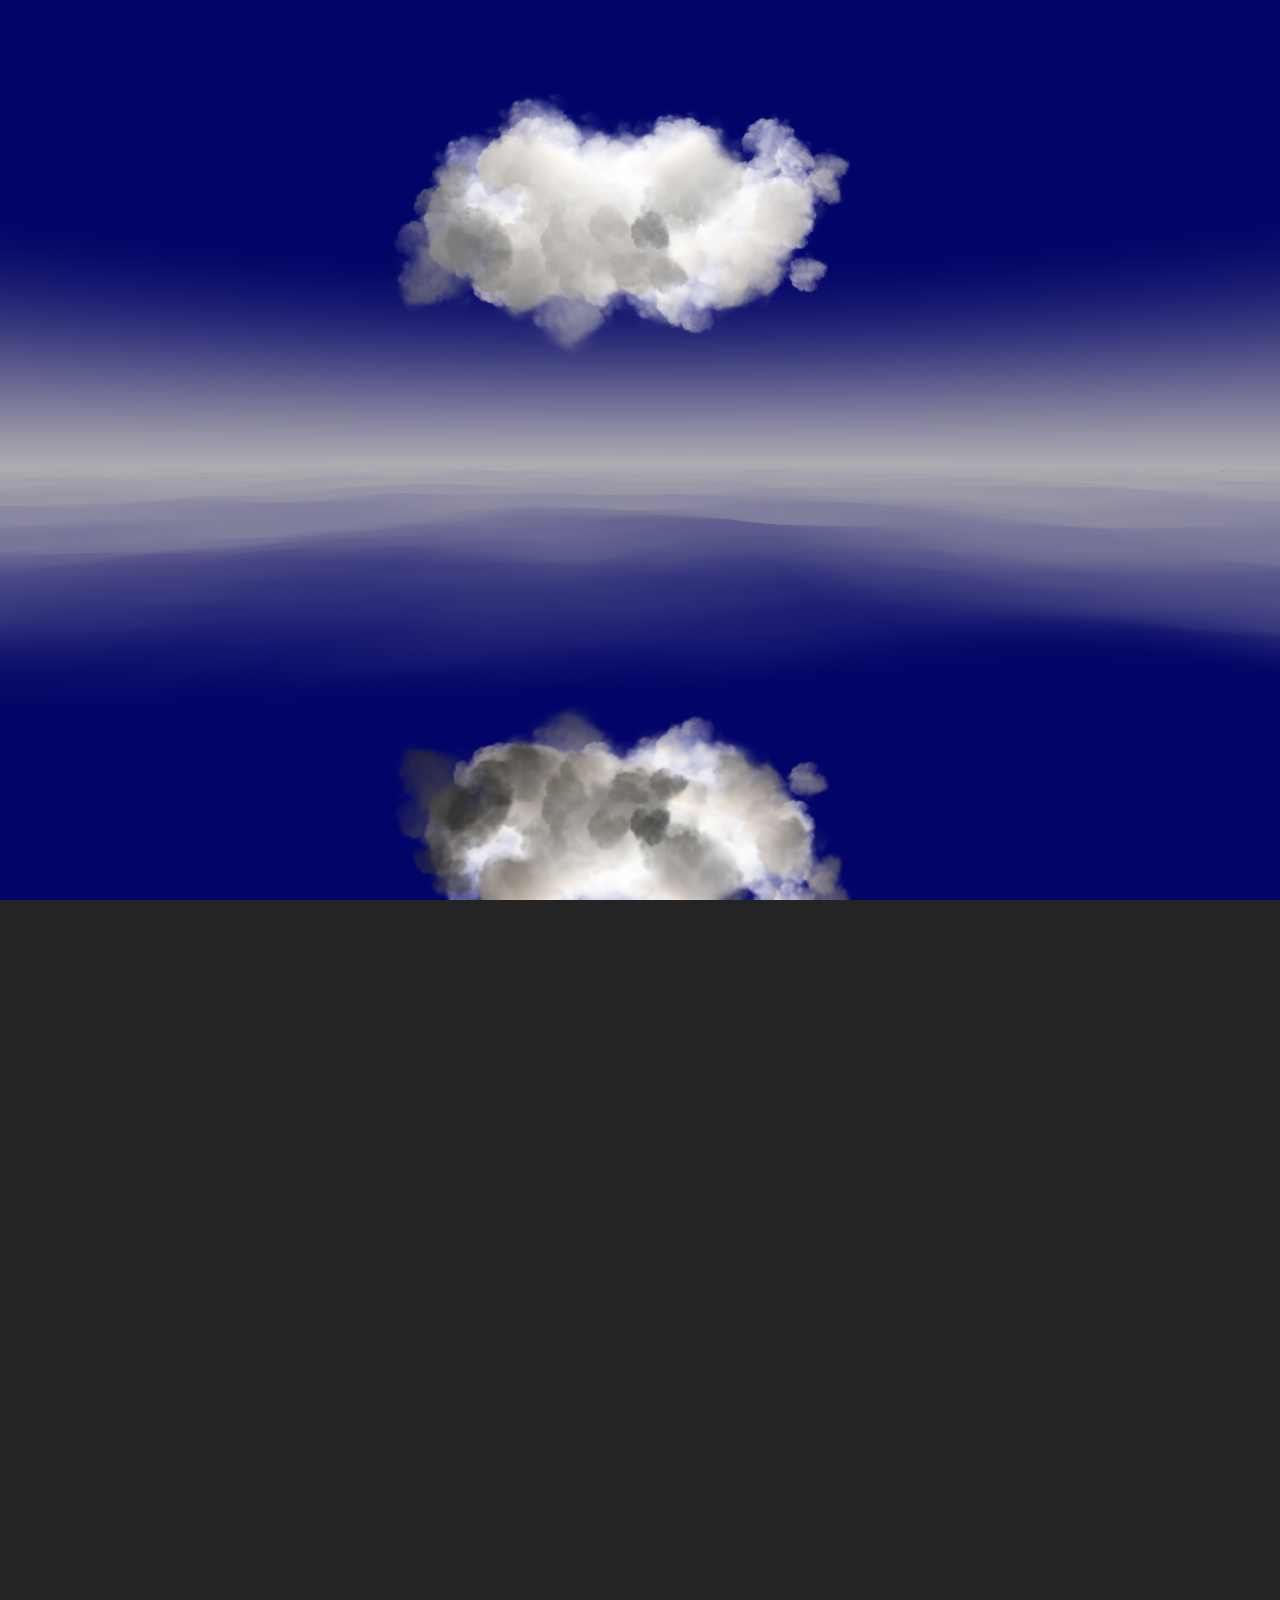
<file: hero-local/index.html>
<!doctype html>
<html lang="en">
  <head>
    <meta charset="UTF-8" />
    <meta http-equiv="Content-Security-Policy" content="default-src 'self'; script-src 'self' 'wasm-unsafe-eval'; style-src 'self' 'unsafe-inline'; img-src 'self' data: blob:; font-src 'self'; connect-src 'self' blob:; worker-src 'self' blob:; object-src 'none'; base-uri 'self'; form-action 'none'">
    <meta name="referrer" content="strict-origin-when-cross-origin">
    <meta name="viewport" content="width=device-width, initial-scale=1.0" />
    <title>AI Art Lab</title>
    <link rel="stylesheet" href="./assets/fonts/dm-sans.css">

    <script src="./dither.js"></script>
    <script type="module" crossorigin src="./assets/index-D3N_QH5s.js?v=eae5347f"></script>
    <link rel="stylesheet" crossorigin href="./assets/index-BVAtuVIr.css">
  </head>
  <body>

    <div id="smooth-wrapper">
      <div id="smooth-content">
      </div>
    </div>

    <div class="intro1">In our lab we let art think with intelligence,</div>
    <div class="intro2">to find the future no dataset holds...</div>
    <div class="intro3">Tomorrow is <strong>imagined</strong> first.</div>

    <div class="scroll-indicator">
      <span>Scroll down</span>
    </div>


  </body>
</html>
</file>
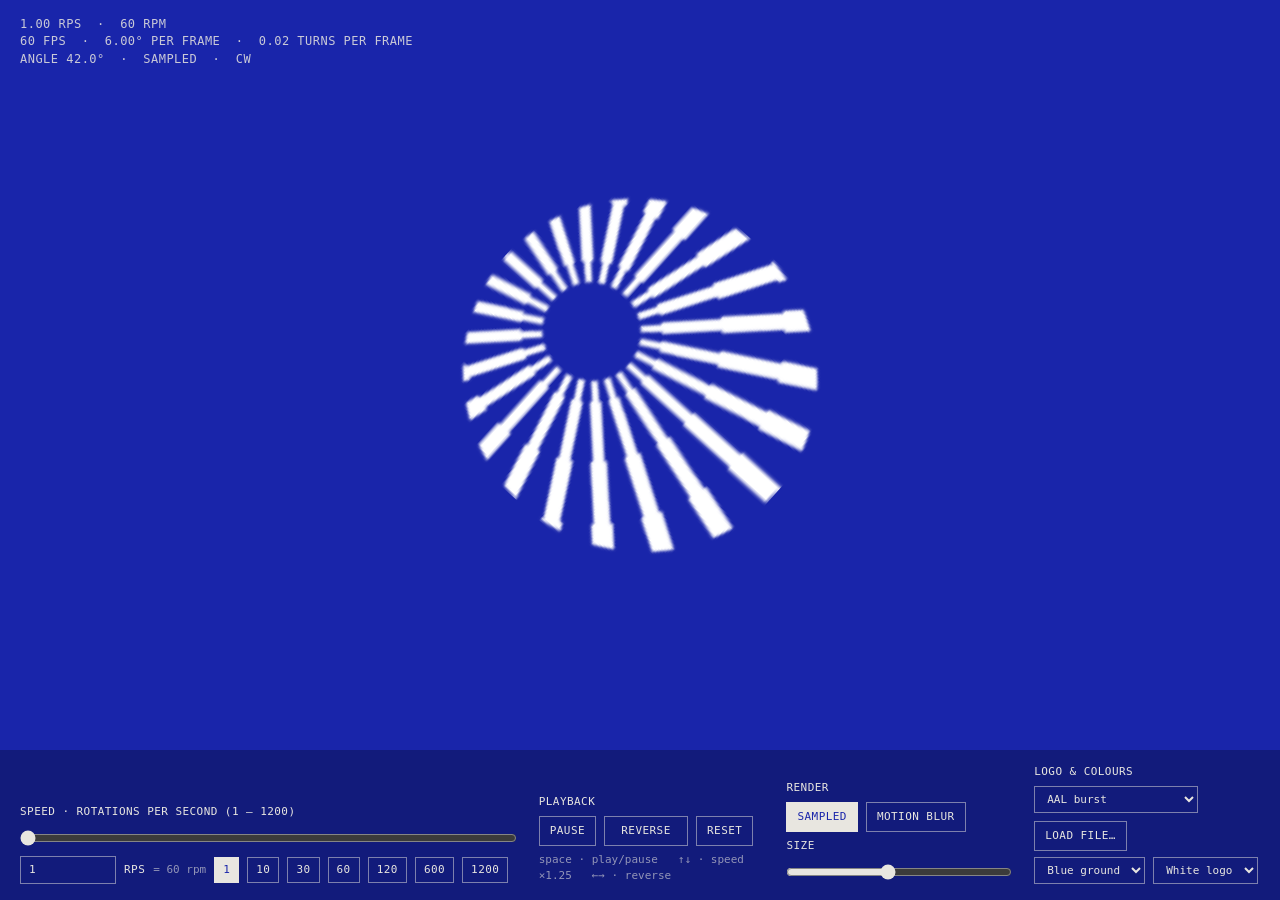
<file: logo-spin.html>
<!doctype html>
<html lang="en">
<head>
<meta charset="utf-8">
<meta name="viewport" content="width=device-width, initial-scale=1">
<title>AAL logo spin</title>
<style>
  :root { --blue:#1925aa; --mercury:#e8e6e0; --ink:#111; }
  * { box-sizing: border-box; }
  html, body { height: 100%; margin: 0; }
  body { background: var(--blue); color: var(--mercury); font: 12px/1.45 ui-monospace, Menlo, "Roboto Mono", monospace;
         display: grid; grid-template-rows: 1fr auto; overflow: hidden; }
  .stage { position: relative; min-height: 0; }
  canvas { display: block; width: 100%; height: 100%; }
  .hud, .warn { position: absolute; top: 16px; text-transform: uppercase; letter-spacing: .04em; opacity: .85; pointer-events: none; }
  .hud { left: 20px; white-space: pre-wrap; max-width: calc(100% - 40px); }
  .hud b { font-weight: 500; }
  .warn { right: 20px; max-width: 360px; text-align: right; }
  @media (max-width: 800px) { .warn { left: 20px; right: 20px; top: 84px; max-width: none; text-align: left; } }
  .drop { position: absolute; inset: 0; display: none; align-items: center; justify-content: center; font-size: 16px; letter-spacing: .06em; text-transform: uppercase; background: rgba(0,0,0,.35); border: 1px dashed var(--mercury); margin: 16px; pointer-events: none; }
  .stage.is-drag .drop { display: flex; }

  .panel { background: rgba(0,0,0,.28); padding: 14px 20px 16px; display: grid; gap: 14px 22px;
           grid-template-columns: 2.2fr 1fr 1fr 1fr; align-items: end; }
  @media (max-width: 900px) { .panel { grid-template-columns: 1fr 1fr; } }
  label, .group { display: flex; flex-direction: column; gap: 6px; text-transform: uppercase; letter-spacing: .04em; font-size: 11px; }
  .row { display: flex; gap: 8px; align-items: center; flex-wrap: wrap; }
  input[type=range] { width: 100%; accent-color: var(--mercury); margin: 4px 0; }
  input[type=number], select { background: transparent; color: var(--mercury); border: 1px solid rgba(232,230,224,.5); padding: 5px 8px; font: inherit; width: 96px; }
  select { width: auto; }
  select option { color: var(--ink); }
  button, .btn { background: transparent; color: var(--mercury); border: 1px solid rgba(232,230,224,.5); padding: 6px 10px; font: inherit; text-transform: uppercase; letter-spacing: .04em; cursor: pointer; display: inline-block; }
  button:hover, .btn:hover { background: rgba(232,230,224,.12); }
  button[aria-pressed="true"] { background: var(--mercury); color: var(--blue); border-color: var(--mercury); }
  .presets button { padding: 4px 8px; font-size: 11px; }
  .vh { position: absolute; width: 1px; height: 1px; overflow: hidden; clip: rect(0 0 0 0); white-space: nowrap; }
  .vh:focus-visible + .btn, button:focus-visible, select:focus-visible, input:focus-visible { outline: 2px solid var(--mercury); outline-offset: 2px; }
  .hint { opacity: .6; text-transform: none; letter-spacing: 0; }
  #dir { min-width: 84px; }
</style>
</head>
<body>
  <div class="stage" id="stage">
    <canvas id="c" aria-label="Rotating AI Art Lab logo"></canvas>
    <div class="hud" id="hud"></div>
    <div class="warn" id="warn"></div>
    <div class="drop">Drop an image (PNG, SVG, WebP, JPEG) to use it as the logo</div>
  </div>

  <div class="panel">
    <div class="group">
      <span>Speed · rotations per second (1 – 1200)</span>
      <input id="speed" type="range" min="0" max="1000" value="0" step="1" aria-label="speed" aria-valuemin="1" aria-valuemax="1200" autocomplete="off">
      <div class="row">
        <input id="speedNum" type="number" min="1" max="1200" step="any" value="1" aria-label="speed value" autocomplete="off">
        <span>rps</span><span id="rpm" class="hint"></span>
        <span class="presets row">
          <button data-rps="1">1</button><button data-rps="10">10</button><button data-rps="30">30</button>
          <button data-rps="60">60</button><button data-rps="120">120</button><button data-rps="600">600</button><button data-rps="1200">1200</button>
        </span>
      </div>
    </div>

    <div class="group">
      <span>Playback</span>
      <div class="row">
        <button id="play">Pause</button>
        <button id="dir" title="reverse the direction">Reverse</button>
        <button id="reset" title="angle back to 0">Reset</button>
      </div>
      <span class="hint">space · play/pause &nbsp; ↑↓ · speed ×1.25 &nbsp; ←→ · reverse</span>
    </div>

    <div class="group">
      <span>Render</span>
      <div class="row">
        <button id="modeSampled" aria-pressed="true" title="one position per frame: what a screen can show">Sampled</button>
        <button id="modeBlur" aria-pressed="false" title="the time-average over each frame">Motion blur</button>
      </div>
      <label>Size <input id="size" type="range" min="10" max="95" value="48" aria-label="logo size" autocomplete="off"></label>
    </div>

    <div class="group">
      <span>Logo &amp; colours</span>
      <div class="row">
        <select id="logo" aria-label="logo" autocomplete="off">
          <option value="burst">AAL burst</option>
          <option value="mark">Circle &amp; cross mark</option>
          <option value="custom" disabled>Your file</option>
        </select>
        <input id="file" class="vh" type="file" accept="image/png,image/svg+xml,image/jpeg,image/webp"><label for="file" class="btn">Load file…</label>
      </div>
      <div class="row">
        <select id="bg" aria-label="background" autocomplete="off"><option value="#1925aa">Blue ground</option><option value="#000000">Black</option><option value="#e8e6e0">Mercury</option><option value="#ffffff">White</option></select>
        <select id="fg" aria-label="logo colour" autocomplete="off"><option value="#ffffff">White logo</option><option value="#e8e6e0">Mercury</option><option value="#1925aa">Blue</option><option value="#000000">Black</option></select>
      </div>
    </div>
  </div>

<script>
(function () {
  'use strict';
  /* symmetry = rotational order: the visible period is 360/symmetry degrees,
     which is what the strobe threshold has to be computed against */
  const LOGOS = {
    burst: { src: '[data-uri]', symmetry: 1 },
    mark:  { src: '[data-uri]', symmetry: 4 },
  };
  const MIN = 1, MAX = 1200, SLIDER_MAX = 1000;
  const canvas = document.getElementById('c'), ctx = canvas.getContext('2d');
  const stage = document.getElementById('stage');
  const hud = document.getElementById('hud'), warn = document.getElementById('warn');
  const $ = id => document.getElementById(id);

  // ---- state ------------------------------------------------------------
  const st = { rps: 1, dir: 1, playing: true, blur: false, size: 0.48, bg: '#1925aa', fg: '#ffffff', angle: 0,
               symmetry: 1, loadError: '' };
  let img = null, lastGood = 'burst', customURL = null, loadSeq = 0;
  let last = null, dtEMA = 1 / 60, lastSweep = 0;
  const tints = new Map();                         // colour -> canvas, for the current img/size
  let tintSize = '';
  let acc = null;                                  // motion-blur accumulator

  // ---- speed mapping: log scale, 1 → 1200 -------------------------------
  const toRps = s => MIN * Math.pow(MAX / MIN, s / SLIDER_MAX);
  const toSlider = r => Math.round(SLIDER_MAX * Math.log(r / MIN) / Math.log(MAX / MIN));
  const fmt = n => n >= 100 ? Math.round(n).toLocaleString() : (n >= 10 ? n.toFixed(1) : n.toFixed(2));
  function setRps(r, fromSlider) {
    r = Math.min(MAX, Math.max(MIN, Number(r) || MIN));
    st.rps = r;
    if (!fromSlider) $('speed').value = toSlider(r);
    $('speed').setAttribute('aria-valuetext', fmt(r) + ' rotations per second');
    const shown = r >= 100 ? Math.round(r) : Math.round(r * 100) / 100;
    $('speedNum').value = shown;
    $('rpm').textContent = '= ' + Math.round(r * 60).toLocaleString() + ' rpm';
    document.querySelectorAll('.presets button').forEach(b => b.setAttribute('aria-pressed', Number(b.dataset.rps) === shown ? 'true' : 'false'));
  }

  // ---- logo loading -------------------------------------------------------
  function loadLogo(key) {
    const id = ++loadSeq;
    const im = new Image();
    im.onload = () => {
      if (id !== loadSeq) return;                          // a newer request won
      img = im; tintSize = ''; tints.clear(); st.loadError = '';
      st.symmetry = key === 'custom' ? 1 : LOGOS[key].symmetry;
      lastGood = key;
      if (key === 'custom') { const o = $('logo').querySelector('[value=custom]'); o.disabled = false; }
      $('logo').value = key;
    };
    im.onerror = () => {
      if (id !== loadSeq) return;
      st.loadError = 'could not load that image';
      $('logo').value = lastGood;
    };
    im.src = key === 'custom' ? customURL : LOGOS[key].src;
  }

  /* a copy of the logo in one flat colour: alpha from the image, colour ours */
  function tinted(w, h, colour) {
    const key = w + 'x' + h;
    if (tintSize !== key) { tints.clear(); tintSize = key; }
    let c = tints.get(colour);
    if (c) return c;
    c = document.createElement('canvas'); c.width = Math.max(1, w); c.height = Math.max(1, h);
    const o = c.getContext('2d');
    o.drawImage(img, 0, 0, w, h);
    o.globalCompositeOperation = 'source-in';
    o.fillStyle = colour; o.fillRect(0, 0, c.width, c.height);
    tints.set(colour, c);
    return c;
  }

  // ---- canvas sizing ----------------------------------------------------
  function resize() {
    const dpr = Math.min(3, devicePixelRatio || 1);
    const r = stage.getBoundingClientRect();
    canvas.width = Math.max(1, Math.round(r.width * dpr));
    canvas.height = Math.max(1, Math.round(r.height * dpr));
    canvas.style.width = r.width + 'px'; canvas.style.height = r.height + 'px';
    tintSize = '';
  }
  addEventListener('resize', resize); resize();
  if ('ResizeObserver' in window) new ResizeObserver(resize).observe(stage);

  // ---- drawing ----------------------------------------------------------
  function draw(angleDeg, sweepDeg) {
    const W = canvas.width, H = canvas.height;
    ctx.setTransform(1, 0, 0, 1, 0, 0);
    ctx.globalCompositeOperation = 'source-over';
    ctx.globalAlpha = 1;
    ctx.fillStyle = st.bg; ctx.fillRect(0, 0, W, H);
    if (!img) return;
    const s = Math.round(Math.min(W, H) * st.size);
    if (s < 2) return;
    const ratio = img.naturalWidth / img.naturalHeight || 1;
    const w = ratio >= 1 ? s : Math.round(s * ratio), h = ratio >= 1 ? Math.round(s / ratio) : s;
    const cx = W / 2, cy = H / 2, rad = Math.PI / 180;

    if (!st.blur || Math.abs(sweepDeg) < 0.5) {
      ctx.translate(cx, cy); ctx.rotate(angleDeg * rad);
      ctx.drawImage(tinted(w, h, st.fg), -w / 2, -h / 2);
      return;
    }

    /* Motion blur = the time-average of the logo over this frame's sweep.
       Coverage is accumulated as WHITE on a transparent buffer (additive,
       1/K each), so the buffer ends up holding "fraction of the frame this
       pixel was covered" in its alpha. It is then tinted once and composited
       normally, which gives exactly (1-c)*ground + c*colour for any pair of
       colours. K is chosen so 255/K is an integer at the high end, where the
       8-bit rounding of many small passes would otherwise drift the colour. */
    const span = Math.abs(sweepDeg);
    const K = span < 68 ? Math.max(2, Math.ceil(span / 4)) : (span < 204 ? 17 : 51);
    const arc = span >= 360 ? 360 : span;               // past a full turn every angle is visited
    const step = arc / K;
    const start = span >= 360 ? angleDeg : angleDeg - sweepDeg;
    const sign = Math.sign(sweepDeg) || 1;
    const D = Math.ceil(Math.hypot(w, h)) + 2;
    if (!acc || acc.width !== D) { acc = document.createElement('canvas'); acc.width = acc.height = D; }
    const a = acc.getContext('2d');
    a.setTransform(1, 0, 0, 1, 0, 0);
    a.globalCompositeOperation = 'source-over'; a.globalAlpha = 1;
    a.clearRect(0, 0, D, D);
    const white = tinted(w, h, '#ffffff');
    a.globalCompositeOperation = 'lighter'; a.globalAlpha = 1 / K;
    for (let i = 0; i < K; i++) {
      a.setTransform(1, 0, 0, 1, 0, 0);
      a.translate(D / 2, D / 2);
      a.rotate((start + sign * step * (i + 0.5)) * rad);
      a.drawImage(white, -w / 2, -h / 2);
    }
    a.setTransform(1, 0, 0, 1, 0, 0);
    a.globalAlpha = 1; a.globalCompositeOperation = 'source-in';
    a.fillStyle = st.fg; a.fillRect(0, 0, D, D);
    ctx.drawImage(acc, Math.round(cx - D / 2), Math.round(cy - D / 2));
  }

  // ---- the loop: angle advances by rps·360·dt, whatever the frame rate --
  function step(dt) {
    const sweep = st.playing ? st.dir * st.rps * 360 * dt : 0;
    st.angle = ((st.angle + sweep) % 360 + 360) % 360;
    lastSweep = sweep;
    return sweep;
  }
  function frame(now) {
    requestAnimationFrame(frame);                        // scheduled first: one bad frame cannot stop the loop
    if (last == null) { last = now; return; }
    const raw = (now - last) / 1000;
    const dt = Math.min(0.1, raw);                       // a hidden tab must not fling the logo
    last = now;
    if (raw > 0 && raw <= 0.1) dtEMA = dtEMA * 0.9 + raw * 0.1;   // a stalled frame is not a frame-rate sample
    const sweep = step(dt);
    draw(st.angle, sweep);
    updateHud();
  }
  document.addEventListener('visibilitychange', () => { last = null; });

  function updateHud() {
    const fps = 1 / dtEMA;
    const perFrame = st.rps * 360 / fps;
    const period = 360 / st.symmetry;                    // the visible period of this logo
    const periods = perFrame / period;
    hud.innerHTML = `<b>${fmt(st.rps)} rps</b>  ·  ${Math.round(st.rps * 60).toLocaleString()} rpm\n`
      + `${Math.round(fps)} fps  ·  ${fmt(perFrame)}° per frame  ·  ${fmt(perFrame / 360)} turns per frame\n`
      + `angle ${st.angle.toFixed(1)}°  ·  ${st.blur ? 'motion blur' : 'sampled'}  ·  ${st.dir > 0 ? 'cw' : 'ccw'}${st.playing ? '' : '  ·  paused'}`;
    const limit = fps / (2 * st.symmetry);               // Nyquist for this logo's visible period
    let text = '';
    if (st.loadError) text = st.loadError;
    else if (st.fg === st.bg) text = 'logo and ground are the same colour';
    else if (st.rps > limit) text = st.blur
      ? `strobe territory (${fmt(periods)} visible periods per frame): showing the time-average.`
      : `above ~${Math.round(limit)} rps the screen cannot follow this logo${st.symmetry > 1 ? ` (it repeats every ${period}°)` : ''}: this is a strobe of ${fmt(periods)} visible periods per frame, not the motion. Motion blur shows the true average.`;
    warn.textContent = text;
  }

  // ---- controls ---------------------------------------------------------
  $('speed').addEventListener('input', e => setRps(toRps(Number(e.target.value)), true));
  $('speedNum').addEventListener('change', e => setRps(e.target.value, false));
  document.querySelectorAll('.presets button').forEach(b => b.addEventListener('click', () => setRps(b.dataset.rps, false)));
  $('play').addEventListener('click', () => { st.playing = !st.playing; $('play').textContent = st.playing ? 'Pause' : 'Play'; });
  $('dir').addEventListener('click', () => { st.dir = -st.dir; });
  $('reset').addEventListener('click', () => { st.angle = 0; });
  $('modeSampled').addEventListener('click', () => setBlur(false));
  $('modeBlur').addEventListener('click', () => setBlur(true));
  function setBlur(on) { st.blur = on; $('modeSampled').setAttribute('aria-pressed', String(!on)); $('modeBlur').setAttribute('aria-pressed', String(on)); }
  $('size').addEventListener('input', e => { st.size = Number(e.target.value) / 100; });
  $('logo').addEventListener('change', e => loadLogo(e.target.value));
  $('bg').addEventListener('change', e => { st.bg = e.target.value; });
  $('fg').addEventListener('change', e => { st.fg = e.target.value; });

  function takeFile(f) {
    if (!f) return;
    if (!/^image\//.test(f.type)) { st.loadError = 'not an image file'; return; }
    if (customURL) URL.revokeObjectURL(customURL);
    customURL = URL.createObjectURL(f);
    const o = $('logo').querySelector('[value=custom]'); o.textContent = f.name.slice(0, 28);
    loadLogo('custom');
  }
  $('file').addEventListener('change', e => { takeFile(e.target.files[0]); e.target.value = ''; });
  ['dragover', 'drop'].forEach(t => document.addEventListener(t, e => e.preventDefault()));   // never navigate away
  ['dragenter', 'dragover'].forEach(t => stage.addEventListener(t, () => stage.classList.add('is-drag')));
  ['dragleave', 'drop'].forEach(t => stage.addEventListener(t, () => stage.classList.remove('is-drag')));
  stage.addEventListener('drop', e => takeFile(e.dataTransfer.files[0]));

  addEventListener('keydown', e => {
    if (e.target.matches('input, select, textarea, button, label, a')) return;
    if (e.code === 'Space') { e.preventDefault(); $('play').click(); }
    else if (e.key === 'ArrowUp') { e.preventDefault(); setRps(st.rps * 1.25, false); }
    else if (e.key === 'ArrowDown') { e.preventDefault(); setRps(st.rps / 1.25, false); }
    else if (e.key === 'ArrowLeft' || e.key === 'ArrowRight') { e.preventDefault(); $('dir').click(); }
  });

  // ---- go: state follows the controls (a reload may restore their values) ---
  st.size = Number($('size').value) / 100; st.bg = $('bg').value; st.fg = $('fg').value;
  setRps(1, false);
  loadLogo($('logo').value === 'custom' ? 'burst' : $('logo').value);
  requestAnimationFrame(frame);
  window.__spin = { st, step, toRps, toSlider, setRps, draw, get img() { return img; } };   // for tests
})();
</script>
</body>
</html>
</file>
<file: hero-local/assets/fonts/dm-sans.css>
/* DM Sans (SIL Open Font License) — self-hosted; was fonts.googleapis.com */
@font-face {
  font-family: 'DM Sans';
  font-style: italic;
  font-weight: 100 1000;
  font-display: swap;
  src: url(./dm-sans-italic-latin-ext.woff2) format('woff2');
  unicode-range: U+0100-02BA, U+02BD-02C5, U+02C7-02CC, U+02CE-02D7, U+02DD-02FF, U+0304, U+0308, U+0329, U+1D00-1DBF, U+1E00-1E9F, U+1EF2-1EFF, U+2020, U+20A0-20AB, U+20AD-20C0, U+2113, U+2C60-2C7F, U+A720-A7FF;
}
@font-face {
  font-family: 'DM Sans';
  font-style: italic;
  font-weight: 100 1000;
  font-display: swap;
  src: url(./dm-sans-italic-latin.woff2) format('woff2');
  unicode-range: U+0000-00FF, U+0131, U+0152-0153, U+02BB-02BC, U+02C6, U+02DA, U+02DC, U+0304, U+0308, U+0329, U+2000-206F, U+20AC, U+2122, U+2191, U+2193, U+2212, U+2215, U+FEFF, U+FFFD;
}
@font-face {
  font-family: 'DM Sans';
  font-style: normal;
  font-weight: 100 1000;
  font-display: swap;
  src: url(./dm-sans-normal-latin-ext.woff2) format('woff2');
  unicode-range: U+0100-02BA, U+02BD-02C5, U+02C7-02CC, U+02CE-02D7, U+02DD-02FF, U+0304, U+0308, U+0329, U+1D00-1DBF, U+1E00-1E9F, U+1EF2-1EFF, U+2020, U+20A0-20AB, U+20AD-20C0, U+2113, U+2C60-2C7F, U+A720-A7FF;
}
@font-face {
  font-family: 'DM Sans';
  font-style: normal;
  font-weight: 100 1000;
  font-display: swap;
  src: url(./dm-sans-normal-latin.woff2) format('woff2');
  unicode-range: U+0000-00FF, U+0131, U+0152-0153, U+02BB-02BC, U+02C6, U+02DA, U+02DC, U+0304, U+0308, U+0329, U+2000-206F, U+20AC, U+2122, U+2191, U+2193, U+2212, U+2215, U+FEFF, U+FFFD;
}
</file>
<file: hero-local/assets/index-BVAtuVIr.css>
:root{font-family:serif;line-height:1.5;font-weight:400;color-scheme:light dark;color:#ffffffde;background-color:#242424;font-synthesis:none;text-rendering:optimizeLegibility;-webkit-font-smoothing:antialiased;-moz-osx-font-smoothing:grayscale}html{scrollbar-width:none}html::-webkit-scrollbar{display:none}a{font-weight:500;color:#646cff;text-decoration:inherit}a:hover{color:#535bf2}body{margin:0;display:flex;place-items:center;min-width:100%;min-height:100vh}h1{font-size:3.2em;line-height:1.1}#webgl{position:fixed;top:0;left:0;width:100vw;height:100vh;z-index:0}.intro1,.intro2,.intro3{position:fixed;top:50%;left:8%;transform:translateY(-50%);z-index:1;font-size:48px;color:#fff;mix-blend-mode:difference;font-family:DM Sans,sans-serif;font-weight:300;opacity:0}.intro3{color:#000;mix-blend-mode:normal;left:5%}.intro1 strong,.intro2 strong,.intro3 strong{font-weight:300}.intro1 span,.intro2 span,.intro3 span{opacity:0}.scroll-indicator{position:fixed;top:50%;transform:translateY(-50%);margin-top:56px;left:8%;z-index:1;display:flex;align-items:center;font-size:22px;font-family:DM Sans,sans-serif;font-weight:400;color:#fff;mix-blend-mode:difference;opacity:0;cursor:pointer}.scroll-indicator.phase3{left:5%;mix-blend-mode:normal;color:#000}@media(max-width:1699px){.intro1,.intro2,.intro3,.scroll-indicator,.scroll-indicator.phase3{left:3%}}@media(max-width:1599px){.intro1,.intro2,.intro3{font-size:34px}}@media(max-width:991px){.intro1,.intro2,.intro3{left:50%;transform:translate(-50%);bottom:120px;top:unset;color:#fff;text-align:center;font-weight:400;width:100%;max-width:576px;padding:0 24px;line-height:1.2}.intro1{bottom:224px}.intro2{bottom:144px}.intro3{bottom:136px}.scroll-indicator,.scroll-indicator.phase3{font-size:22px;gap:8px;bottom:unset;top:40%;left:50%;transform:translate(-50%)}.scroll-indicator.phase3{filter:invert();bottom:84px;top:unset}}@media(max-width:768px){.intro1,.intro2,.intro3{width:90%}}@media(max-width:576px){.intro1,.intro2,.intro3{font-size:30px}}
</file>
